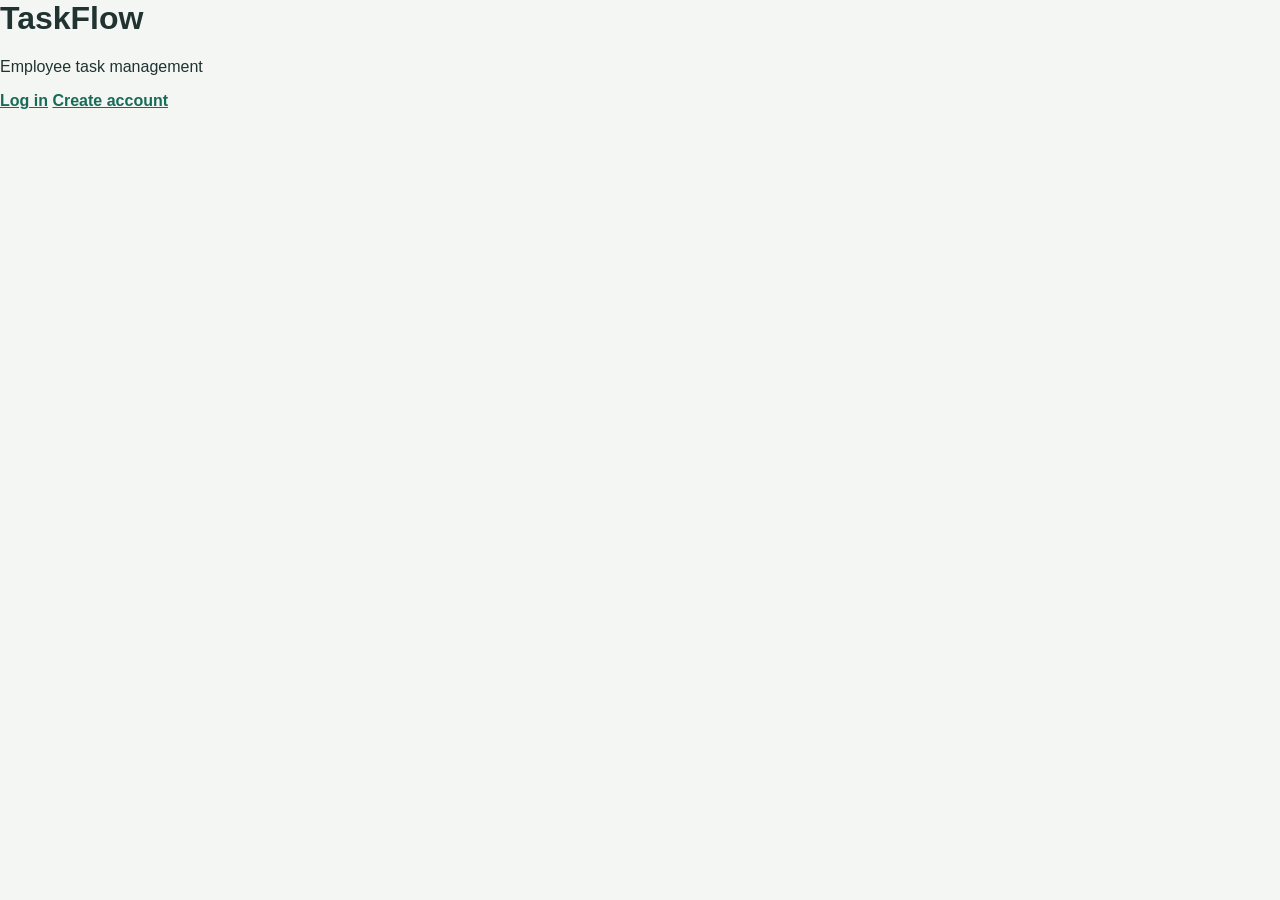
<file: frontend/index.html>
<!DOCTYPE html>
<html lang="en">
<head>
	<meta charset="UTF-8">
	<meta name="viewport" content="width=device-width, initial-scale=1.0">
	<title>TaskFlow</title>
	<link rel="stylesheet" href="style.css">
</head>
<body>
	<main>
		<h1>TaskFlow</h1>
		<p>Employee task management</p>
		<nav aria-label="Account">
			<a href="login.html">Log in</a>
			<a href="register.html">Create account</a>
		</nav>
	</main>
</body>
</html>
</file>
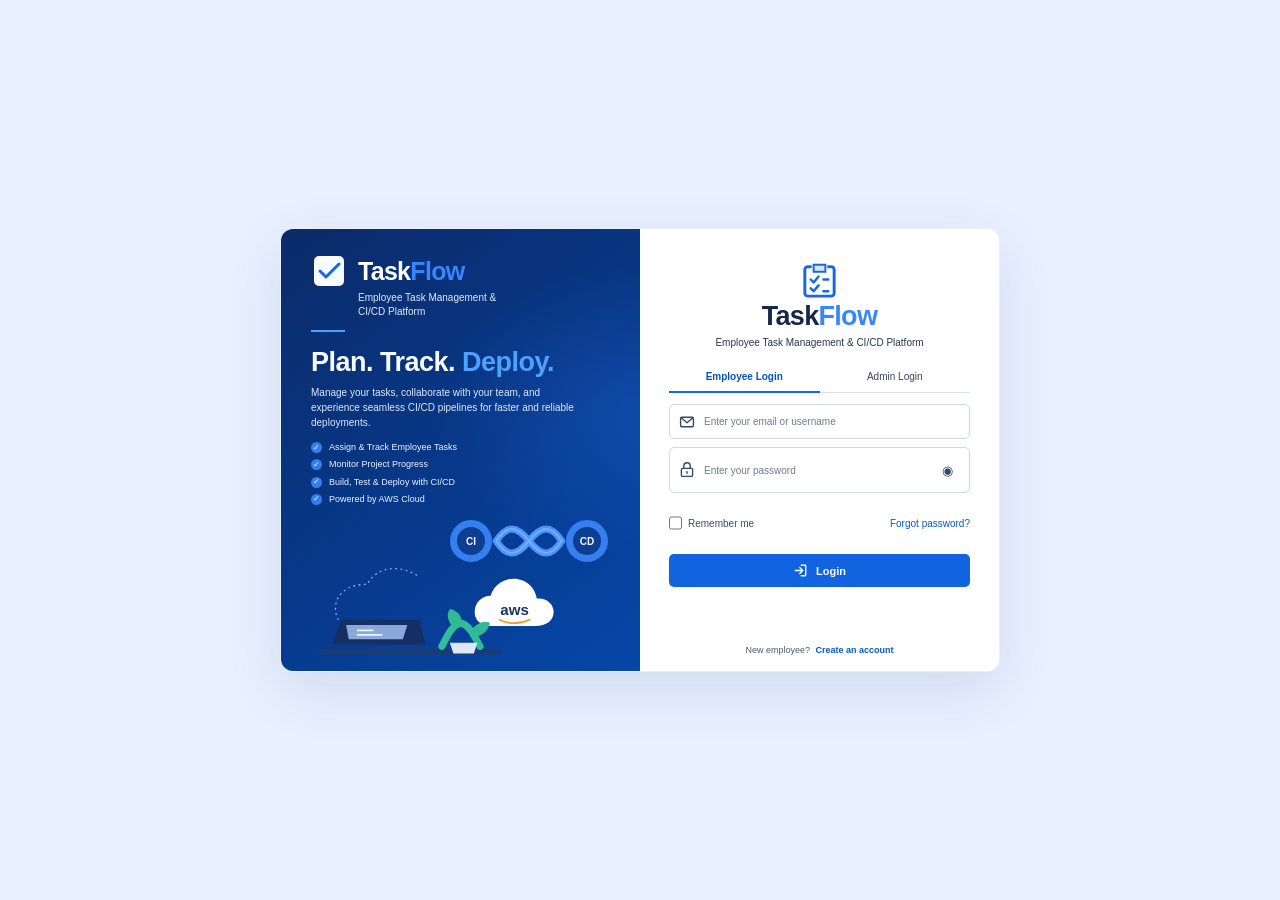
<file: frontend/login.html>
<!DOCTYPE html>
<html lang="en">
<head>
    <meta charset="UTF-8">
    <meta name="viewport" content="width=device-width, initial-scale=1.0">
    <title>TaskFlow - Login</title>
    <link rel="stylesheet" href="style.css">
</head>
<body class="auth-page login-page">
    <main class="login-shell">
        <div class="login-frame">
            <section class="login-visual" aria-label="TaskFlow overview">
                <a class="login-brand" href="/" aria-label="TaskFlow home">
                    <span class="login-brand-icon" aria-hidden="true">
                        <svg viewBox="0 0 32 32" focusable="false">
                            <rect x="1" y="1" width="30" height="30" rx="5" fill="#f8fbff"/>
                            <path d="m7 16 6 6L26 9" fill="none" stroke="#1768df" stroke-linecap="round" stroke-linejoin="round" stroke-width="3"/>
                        </svg>
                    </span>
                    <span class="login-brand-name">Task<span>Flow</span></span>
                </a>
                <p class="login-brand-caption">Employee Task Management &amp;<br>CI/CD Platform</p>
                <div class="login-accent-rule" aria-hidden="true"></div>

                <div class="login-visual-copy">
                    <h1>Plan. Track. <span>Deploy.</span></h1>
                    <p>Manage your tasks, collaborate with your team, and experience seamless CI/CD pipelines for faster and reliable deployments.</p>
                </div>

                <ul class="login-feature-list">
                    <li><span aria-hidden="true">✓</span>Assign &amp; Track Employee Tasks</li>
                    <li><span aria-hidden="true">✓</span>Monitor Project Progress</li>
                    <li><span aria-hidden="true">✓</span>Build, Test &amp; Deploy with CI/CD</li>
                    <li><span aria-hidden="true">✓</span>Powered by AWS Cloud</li>
                </ul>

                <div class="login-flow-art" aria-hidden="true">
                    <div class="login-pipeline">
                        <span>CI</span>
                        <svg viewBox="0 0 112 54" focusable="false">
                            <path d="M9 27C24 4 38 4 56 27s32 23 47 0M9 27c15 23 29 23 47 0S88 4 103 27" fill="none" stroke="#5290ff" stroke-linecap="round" stroke-width="10"/>
                            <path d="M9 27c15-23 29-23 47 0s32 23 47 0M9 27c15 23 29 23 47 0S88 4 103 27" fill="none" stroke="#69b5ff" stroke-linecap="round" stroke-width="3"/>
                        </svg>
                        <span>CD</span>
                    </div>
                    <svg class="login-cloud-art" viewBox="0 0 320 106" focusable="false">
                        <path d="M111 14C88 0 64 6 55 24c-22 0-36 11-36 27 0 17 14 27 34 27h50" fill="none" stroke="#8aaeff" stroke-dasharray="2 4" stroke-width="1.5"/>
                        <path d="M191 38h35" fill="none" stroke="#8aaeff" stroke-dasharray="2 4" stroke-width="1.5"/>
                        <path d="M176 55c0-10 8-18 18-18 4-13 16-21 30-19 12 2 20 10 22 22 11-1 19 6 19 15 0 10-8 16-21 16h-48c-13 0-20-6-20-16z" fill="#fff"/>
                        <text x="221" y="59" fill="#16345e" font-size="17" font-weight="700" text-anchor="middle">aws</text>
                        <path d="M204 64c10 5 23 5 34 0" fill="none" stroke="#ef9b28" stroke-linecap="round" stroke-width="2"/>
                        <path d="M0 100h205" stroke="#183c78" stroke-width="7"/>
                        <path d="M15 92h105l-6-28H25z" fill="#152f65"/>
                        <path d="M31 70h69l-5 16H34z" fill="#89a9da"/>
                        <path d="M44 76h17m-17 5h27" stroke="#edf4ff" stroke-linecap="round" stroke-width="2"/>
                        <path d="M139 94c8-16 13-25 22-26 8 2 13 11 21 26" fill="none" stroke="#31bc9b" stroke-linecap="round" stroke-width="8"/>
                        <path d="M153 74c-8-8-9-16-5-22 9 2 14 8 14 18m9 7c8-10 15-12 22-10-1 9-7 14-18 17" fill="#30ba91"/>
                        <path d="M148 90h31l-4 12h-23z" fill="#dce7f8"/>
                    </svg>
                </div>
            </section>

            <section class="login-panel" aria-labelledby="loginHeading">
                <header class="login-panel-heading">
                    <span class="login-panel-icon" aria-hidden="true">
                        <svg viewBox="0 0 44 44" focusable="false">
                            <path d="M14 9h-4a3 3 0 0 0-3 3v24a3 3 0 0 0 3 3h24a3 3 0 0 0 3-3V12a3 3 0 0 0-3-3h-4" fill="#fff" stroke="#1768df" stroke-width="3"/>
                            <path d="M16 7h12v7H16z" fill="#d9e8ff" stroke="#1768df" stroke-width="2"/>
                            <path d="m13 22 3 3 5-6m-8 12 3 3 5-6m5-6h5m-5 12h5" fill="none" stroke="#1768df" stroke-linecap="round" stroke-linejoin="round" stroke-width="2.5"/>
                        </svg>
                    </span>
                    <h1 id="loginHeading">Task<span>Flow</span></h1>
                    <p>Employee Task Management &amp; CI/CD Platform</p>
                </header>

                <div class="login-role-tabs" id="loginRoleTabs" role="group" aria-label="Choose account type">
                    <button class="is-active" type="button" data-login-role="Employee" aria-pressed="true">Employee Login</button>
                    <button type="button" data-login-role="Admin" aria-pressed="false">Admin Login</button>
                </div>

                <form class="login-form" id="loginForm" onsubmit="login(event)">
                    <input type="hidden" id="loginRole" value="Employee">
                    <label class="login-input">
                        <svg viewBox="0 0 20 20" aria-hidden="true" focusable="false"><rect x="2" y="4" width="16" height="12" rx="1.5" fill="none" stroke="currentColor" stroke-width="1.7"/><path d="m3 5 7 6 7-6" fill="none" stroke="currentColor" stroke-linecap="round" stroke-linejoin="round" stroke-width="1.7"/></svg>
                        <input type="text" id="username" name="username" placeholder="Enter your email or username" aria-label="Email address or username" autocomplete="username" minlength="3" maxlength="160" required>
                    </label>
                    <label class="login-input">
                        <svg viewBox="0 0 20 20" aria-hidden="true" focusable="false"><rect x="3" y="8" width="14" height="10" rx="1.5" fill="none" stroke="currentColor" stroke-width="1.7"/><path d="M6 8V5a4 4 0 0 1 8 0v3m-4 4v2" fill="none" stroke="currentColor" stroke-linecap="round" stroke-width="1.7"/></svg>
                        <input type="password" id="password" name="password" placeholder="Enter your password" aria-label="Password" autocomplete="current-password" minlength="8" maxlength="128" required>
                        <button class="login-password-toggle" type="button" onclick="togglePassword('password', this)" aria-label="Show password">◉</button>
                    </label>
                    <div class="login-form-options">
                        <label><input type="checkbox" id="rememberMe"><span>Remember me</span></label>
                        <button class="login-text-button" type="button" onclick="showPasswordRecovery()">Forgot password?</button>
                    </div>
                    <div id="otpField" class="hidden-auth-field">
                        <label for="otp">Authenticator code</label>
                        <input type="text" id="otp" inputmode="numeric" pattern="[0-9]{6}" maxlength="6" placeholder="Enter 6-digit code" autocomplete="one-time-code">
                    </div>
                    <button class="login-submit" type="submit">
                        <svg viewBox="0 0 20 20" aria-hidden="true" focusable="false"><path d="M11 3h5a1 1 0 0 1 1 1v12a1 1 0 0 1-1 1h-5M3 10h10m-4-4 4 4-4 4" fill="none" stroke="currentColor" stroke-linecap="round" stroke-linejoin="round" stroke-width="1.8"/></svg>
                        Login
                    </button>
                </form>

                <form class="login-form recovery-form" id="passwordRecoveryForm" onsubmit="requestPasswordReset(event)" hidden>
                    <p class="recovery-copy">Enter your username or Enter Your Email. If the account exists and email delivery is configured, we’ll email you a secure reset link.</p>
                    <label class="login-input">
                        <input type="text" id="recoveryIdentifier" name="identifier" placeholder="Username or recovery email" aria-label="Username or recovery email" autocomplete="username" maxlength="160" required>
                    </label>
                    <button class="login-submit" type="submit">Send reset link</button>
                    <button class="login-text-button recovery-back" type="button" onclick="showLoginForm()">Back to login</button>
                </form>

                <form class="login-form recovery-form" id="passwordResetForm" onsubmit="confirmPasswordReset(event)" hidden>
                    <p class="recovery-copy">Choose a new password. Reset links expire after 30 minutes and can only be used once.</p>
                    <label class="login-input">
                        <input type="password" id="resetPassword" name="new-password" placeholder="New password (8–128 characters)" aria-label="New password" autocomplete="new-password" minlength="8" maxlength="128" required>
                    </label>
                    <label class="login-input">
                        <input type="password" id="resetPasswordConfirmation" name="confirm-new-password" placeholder="Confirm new password" aria-label="Confirm new password" autocomplete="new-password" minlength="8" maxlength="128" required>
                    </label>
                    <button class="login-submit" type="submit">Reset password</button>
                    <button class="login-text-button recovery-back" type="button" onclick="showLoginForm()">Back to login</button>
                </form>

                <p id="message" class="login-message" role="status" aria-live="polite"></p>
                <p class="login-register-link" id="loginRegisterLink">New employee? <a href="register.html">Create an account</a></p>
            </section>
        </div>
    </main>
    <script src="auth.js" defer></script>
</body>
</html>
</file>
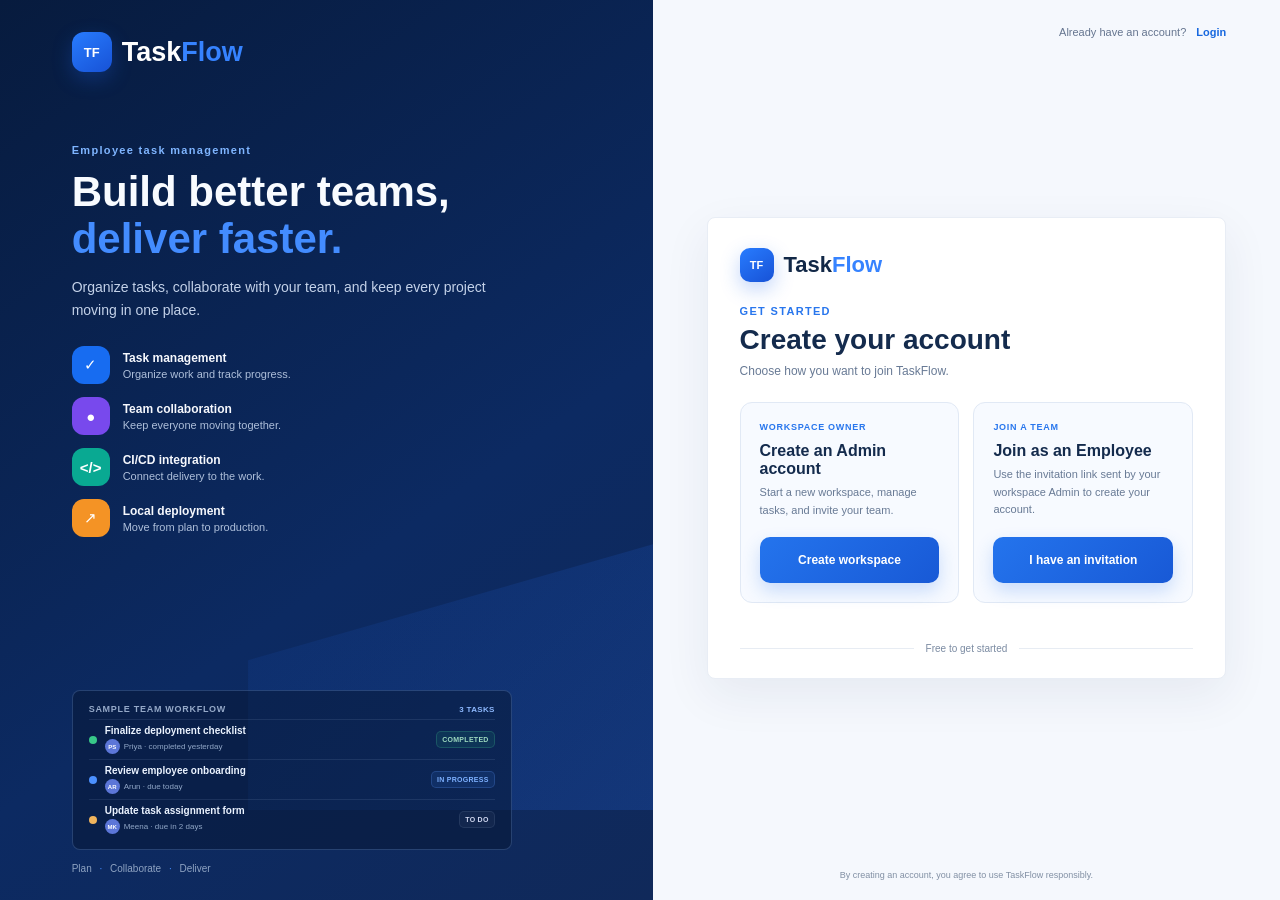
<file: frontend/register.html>
<!DOCTYPE html>
<html lang="en">
<head>
    <meta charset="UTF-8">
    <meta name="viewport" content="width=device-width, initial-scale=1.0">
    <title>TaskFlow - Register</title>
    <link rel="stylesheet" href="style.css">
</head>
<body class="auth-page">
    <main class="auth-shell">
        <section class="auth-visual" aria-label="TaskFlow overview">
            <a class="brand-logo" href="/" aria-label="TaskFlow home">
                <span class="brand-symbol" aria-hidden="true">TF</span>
                <span>Task<span class="brand-accent">Flow</span></span>
            </a>
            <div class="visual-copy">
                <p class="visual-eyebrow">Employee task management</p>
                <h1>Build better teams,<br><span>deliver faster.</span></h1>
                <p>Organize tasks, collaborate with your team, and keep every project moving in one place.</p>
            </div>
            <ul class="feature-list">
                <li><span class="feature-icon icon-blue" aria-hidden="true">&#10003;</span><span><strong>Task management</strong><small>Organize work and track progress.</small></span></li>
                <li><span class="feature-icon icon-violet" aria-hidden="true">&#9679;</span><span><strong>Team collaboration</strong><small>Keep everyone moving together.</small></span></li>
                <li><span class="feature-icon icon-teal" aria-hidden="true">&lt;/&gt;</span><span><strong>CI/CD integration</strong><small>Connect delivery to the work.</small></span></li>
                <li><span class="feature-icon icon-orange" aria-hidden="true">&#8599;</span><span><strong>Local deployment</strong><small>Move from plan to production.</small></span></li>
            </ul>
            <div class="workflow-preview" id="workflowPreview" aria-hidden="true">
                <div class="preview-heading"><span>SAMPLE TEAM WORKFLOW</span><span class="preview-count">3 TASKS</span></div>
                <div class="preview-task">
                    <div class="preview-task-main"><span class="preview-state done"></span><span class="preview-task-copy"><strong>Finalize deployment checklist</strong><small><i class="preview-avatar">PS</i> Priya &middot; completed yesterday</small></span></div>
                    <span class="preview-tag done">COMPLETED</span>
                </div>
                <div class="preview-task">
                    <div class="preview-task-main"><span class="preview-state current"></span><span class="preview-task-copy"><strong>Review employee onboarding</strong><small><i class="preview-avatar avatar-teal">AR</i> Arun &middot; due today</small></span></div>
                    <span class="preview-tag preview-tag-current">IN PROGRESS</span>
                </div>
                <div class="preview-task">
                    <div class="preview-task-main"><span class="preview-state next"></span><span class="preview-task-copy"><strong>Update task assignment form</strong><small><i class="preview-avatar avatar-orange">MK</i> Meena &middot; due in 2 days</small></span></div>
                    <span class="preview-tag next-tag">TO DO</span>
                </div>
            </div>
            <p class="visual-footer">Plan <span>·</span> Collaborate <span>·</span> Deliver</p>
        </section>

        <section class="auth-side" aria-labelledby="registerHeading">
            <div class="auth-topline">Already have an account? <a href="login.html">Login</a></div>
            <div class="auth-card auth-card-register">
                <div class="auth-card-brand">
                    <span class="brand-symbol" aria-hidden="true">TF</span>
                    <span>Task<span class="brand-accent">Flow</span></span>
                </div>
                <p class="form-eyebrow">GET STARTED</p>
                <h2 id="registerHeading">Create your account</h2>
                <p class="form-lede" id="registerLede">Choose how you want to join TaskFlow.</p>
                <div class="signup-choice-grid" id="signupChoice">
                    <article class="signup-choice-card">
                        <span class="signup-choice-label">WORKSPACE OWNER</span>
                        <h3>Create an Admin account</h3>
                        <p>Start a new workspace, manage tasks, and invite your team.</p>
                        <button class="auth-submit" type="button" onclick="showAdminSignup()">Create workspace</button>
                    </article>
                    <article class="signup-choice-card">
                        <span class="signup-choice-label">JOIN A TEAM</span>
                        <h3>Join as an Employee</h3>
                        <p>Use the invitation link sent by your workspace Admin to create your account.</p>
                        <button class="auth-submit signup-secondary" type="button" onclick="showEmployeeInvite()">I have an invitation</button>
                    </article>
                </div>
                <form class="signup-invite-form" id="signupInviteForm" onsubmit="continueWithInvitation(event)" hidden>
                    <label for="signupInviteLink">Employee invitation link or token</label>
                    <input type="text" id="signupInviteLink" autocomplete="url" placeholder="Paste the invite link from your Admin" required>
                    <button class="auth-submit" type="submit">Verify invitation</button>
                    <button class="auth-back-button" type="button" onclick="showSignupChoices()">Back to account types</button>
                </form>
                <form class="auth-form" id="registrationForm" onsubmit="register(event)" hidden>
                    <button class="auth-back-button" type="button" onclick="showSignupChoices()">Back to account types</button>
                    <label for="username">Username</label>
                    <input type="text" id="username" name="username" placeholder="Choose a username" autocomplete="username" minlength="3" maxlength="80" required>
                    <label for="recoveryEmail">Recovery email</label>
                    <input type="email" id="recoveryEmail" name="email" placeholder="you@example.com" autocomplete="email" maxlength="160" required>
                    <p class="role-hint">We’ll use this address only for password recovery and account security.</p>
                    <label for="password">Password</label>
                    <div class="password-field">
                        <input type="password" id="password" name="password" placeholder="Create a strong password" autocomplete="new-password" minlength="8" maxlength="128" oninput="updatePasswordStrength()" required>
                        <button class="password-toggle" type="button" onclick="togglePassword('password', this)" aria-label="Show password">Show</button>
                    </div>
                    <div class="strength-meter" aria-hidden="true"><span id="passwordStrengthFill"></span></div>
                    <p id="passwordStrengthLabel" class="strength-label">Use at least 8 characters.</p>
                    <label for="confirmPassword">Confirm password</label>
                    <div class="password-field">
                        <input type="password" id="confirmPassword" name="confirmPassword" placeholder="Enter your password again" autocomplete="new-password" minlength="8" maxlength="128" required>
                        <button class="password-toggle" type="button" onclick="togglePassword('confirmPassword', this)" aria-label="Show password">Show</button>
                    </div>
                    <label for="accountRole">Account role</label>
                    <input type="text" id="accountRole" name="role" value="Checking role..." readonly aria-describedby="accountRoleHint">
                    <p id="accountRoleHint" class="role-hint">Your access level is assigned securely by TaskFlow.</p>
                    <button class="auth-submit" type="submit">Create account</button>
                </form>
                <p id="message" class="form-message" role="status" aria-live="polite"></p>
                <div class="auth-divider"><span>Free to get started</span></div>
            </div>
            <p class="auth-legal">By creating an account, you agree to use TaskFlow responsibly.</p>
        </section>
    </main>
    <script src="auth.js" defer></script>
</body>
</html>
</file>
<file: frontend/style.css>
:root {
	color-scheme: light;
	font-family: "Avenir Next", "Century Gothic", sans-serif;
	color: #203331;
	background: #f3f6f2;
	font-synthesis: none;
	text-rendering: optimizeLegibility;
	--ink: #203331;
	--muted: #62716c;
	--line: #dce4df;
	--surface: #ffffff;
	--canvas: #f3f6f2;
	--green: #176b57;
	--green-dark: #105443;
	--coral: #ad4937;
}

* {
	box-sizing: border-box;
}

body {
	min-width: 320px;
	min-height: 100vh;
	margin: 0;
	background: var(--canvas);
}

a {
	color: var(--green);
	font-weight: 600;
}

button,
input,
select {
	font: inherit;
}

button,
input,
select {
	min-height: 44px;
}

input,
select {
	width: 100%;
	padding: 10px 12px;
	color: var(--ink);
	background: var(--surface);
	border: 1px solid var(--line);
	border-radius: 5px;
}

input:focus,
select:focus,
button:focus-visible,
a:focus-visible {
	outline: 3px solid #90cbb8;
	outline-offset: 2px;
}

h1,
h2,
h3,
p {
	margin-top: 0;
}

h1,
h2 {
	color: var(--ink);
}

.brand {
	color: var(--ink);
	font-family: Georgia, serif;
	font-size: 23px;
	font-weight: 700;
	text-decoration: none;
}

.button {
	display: inline-flex;
	align-items: center;
	justify-content: center;
	padding: 9px 14px;
	border: 1px solid transparent;
	border-radius: 5px;
	cursor: pointer;
	font-size: 14px;
	font-weight: 650;
	white-space: nowrap;
}

.button-primary {
	color: #fff;
	background: var(--green);
}

.button-primary:hover {
	background: var(--green-dark);
}

.button-secondary {
	color: var(--green-dark);
	background: #e7f2ed;
}

.button-quiet {
	color: var(--ink);
	background: transparent;
	border-color: var(--line);
}

.button-danger {
	color: var(--coral);
	background: transparent;
	border-color: #ead4cf;
}

.eyebrow {
	margin-bottom: 10px;
	color: var(--green);
	font-size: 12px;
	font-weight: 700;
	text-transform: uppercase;
}

.auth-page {
	padding: 28px clamp(20px, 6vw, 88px);
}

.auth-page > .brand {
	display: inline-block;
}

.auth-layout {
	display: grid;
	grid-template-columns: minmax(0, 1fr) minmax(320px, 440px);
	gap: clamp(40px, 9vw, 140px);
	align-items: center;
	width: min(1100px, 100%);
	min-height: calc(100vh - 100px);
	margin: 0 auto;
}

.auth-intro {
	max-width: 480px;
}

.auth-intro h1 {
	max-width: 440px;
	margin-bottom: 18px;
	font-family: Georgia, serif;
	font-size: 44px;
	font-weight: 500;
	line-height: 1.12;
}

.auth-intro > p:last-child,
.section-copy {
	color: var(--muted);
	font-size: 16px;
	line-height: 1.6;
}

.auth-panel {
	padding: 34px;
	background: var(--surface);
	border: 1px solid var(--line);
	border-radius: 7px;
	box-shadow: 0 16px 42px rgb(32 51 49 / 6%);
}

.auth-panel h2 {
	margin-bottom: 26px;
	font-family: Georgia, serif;
	font-size: 30px;
	font-weight: 500;
}

.auth-panel form {
	display: grid;
	gap: 10px;
}

.auth-panel label {
	margin-top: 6px;
	font-size: 13px;
	font-weight: 650;
}

.auth-panel form .button {
	margin-top: 12px;
}

.form-message {
	min-height: 22px;
	margin: 12px 0 0;
	color: var(--coral);
	font-size: 14px;
}

.auth-switch {
	margin: 16px 0 0;
	color: var(--muted);
	font-size: 14px;
}

.app-header {
	display: flex;
	align-items: center;
	justify-content: space-between;
	min-height: 70px;
	padding: 0 clamp(18px, 5vw, 72px);
	background: var(--surface);
	border-bottom: 1px solid var(--line);
}

.account-tools {
	display: flex;
	align-items: center;
	gap: 18px;
}

.welcome-user {
	color: var(--muted);
	font-size: 14px;
}

.dashboard {
	width: min(1000px, calc(100% - 40px));
	margin: 52px auto 80px;
}

.dashboard-heading {
	display: flex;
	align-items: end;
	justify-content: space-between;
	margin-bottom: 26px;
}

.dashboard-heading h1 {
	margin-bottom: 6px;
	font-family: Georgia, serif;
	font-size: 36px;
	font-weight: 500;
}

.section-copy {
	margin-bottom: 0;
	font-size: 14px;
}

.task-composer {
	display: grid;
	grid-template-columns: 1fr auto;
	gap: 10px;
	padding: 14px;
	background: var(--surface);
	border: 1px solid var(--line);
	border-radius: 7px;
}

.task-composer input {
	border-color: transparent;
}

.task-composer input:focus {
	border-color: var(--line);
}

.task-table-toolbar {
	margin: 12px 0 8px;
}

.bulk-toolbar {
	display: flex;
	align-items: center;
	gap: 7px;
	flex-wrap: wrap;
	margin-top: 10px;
	padding: 8px;
	background: #f7f9fd;
	border: 1px solid #e8eef8;
	border-radius: 10px;
	color: #7185a6;
	font-size: 11px;
}

.bulk-toolbar select {
	width: auto;
	min-height: 32px;
	padding: 5px 8px;
	font-size: 11px;
}

.bulk-toolbar:not(.has-selection) {
	opacity: 0.7;
}

.task-select {
	grid-column: 1 / -1;
	width: 16px;
	min-height: 16px;
	accent-color: #287cff;
}

.chip-row {
	display: flex;
	flex-wrap: wrap;
	gap: 8px;
}

.chip {
	padding: 7px 10px;
	background: #f3f6fb;
	border: 1px solid #e4ebf6;
	border-radius: 999px;
	color: #526c8c;
	font-size: 12px;
	font-weight: 700;
	cursor: pointer;
}

.chip-active {
	background: #edf7f2;
	border-color: #bfe9d4;
	color: #166c55;
}

.task-meta {
	display: flex;
	align-items: center;
	gap: 8px;
	flex-wrap: wrap;
	margin: 4px 0 8px;
	color: #5d7090;
	font-size: 11px;
}

.priority-pill {
	display: inline-flex;
	align-items: center;
	justify-content: center;
	min-width: 68px;
	padding: 4px 8px;
	border-radius: 999px;
	font-size: 11px;
	font-weight: 800;
	letter-spacing: 0.02em;
}

.priority-high {
	background: #ffe3e1;
	color: #c43b3b;
}

.priority-medium {
	background: #fff0d9;
	color: #b06a00;
}

.priority-low {
	background: #e7f6ea;
	color: #1a8a61;
}

.task-section {
	margin-top: 38px;
}

.task-section-heading {
	display: flex;
	align-items: end;
	justify-content: space-between;
	gap: 20px;
	margin-bottom: 16px;
}

.task-section-heading h2 {
	margin-bottom: 5px;
	font-size: 20px;
}

.task-summary {
	margin-bottom: 0;
	color: var(--muted);
	font-size: 13px;
}

.task-filters {
	display: grid;
	grid-template-columns: minmax(170px, 230px) 150px;
	gap: 8px;
}

.task-list {
	display: grid;
	gap: 8px;
}

.task-item {
	display: grid;
	grid-template-columns: minmax(0, 1fr) auto auto auto;
	gap: 8px;
	align-items: center;
	padding: 14px;
	background: var(--surface);
	border: 1px solid var(--line);
	border-radius: 6px;
}

.task-details {
	display: grid;
	grid-template-columns: minmax(82px, auto) 1fr;
	gap: 12px;
	align-items: center;
	min-width: 0;
}

.task-details h3 {
	overflow-wrap: anywhere;
	margin: 0;
	font-size: 15px;
	font-weight: 600;
}

.is-completed h3 {
	color: var(--muted);
	text-decoration: line-through;
}

.status {
	display: inline-block;
	width: fit-content;
	padding: 4px 8px;
	border-radius: 4px;
	font-size: 12px;
	font-weight: 650;
}

.status-pending {
	color: #79511a;
	background: #f8efd9;
}

.status-completed {
	color: var(--green-dark);
	background: #e4f1eb;
}

.empty-state {
	padding: 26px;
	color: var(--muted);
	text-align: center;
	background: var(--surface);
	border: 1px dashed var(--line);
	border-radius: 6px;
}

.visually-hidden {
	position: absolute;
	width: 1px;
	height: 1px;
	overflow: hidden;
	clip: rect(0, 0, 0, 0);
	white-space: nowrap;
	clip-path: inset(50%);
}

.workspace-shell {
	display: flex;
	min-height: 100vh;
	background: linear-gradient(180deg, #f3f6fa 0%, #eef4fb 100%);
}

.sidebar {
	width: 260px;
	padding: 20px 18px 18px;
	background: linear-gradient(180deg, #061d4d 0%, #0b254f 100%);
	color: #e7efff;
}

.sidebar-brand {
	display: inline-flex;
	align-items: center;
	gap: 12px;
	margin-bottom: 20px;
	padding: 4px 6px;
	color: #f5f9ff;
	font-size: 23px;
	font-weight: 780;
	text-decoration: none;
}

.sidebar-mark {
	display: inline-grid;
	place-items: center;
	width: 32px;
	height: 32px;
	background: linear-gradient(135deg, #2f7df7 0%, #1d5ad5 100%);
	border-radius: 10px;
	box-shadow: 0 10px 22px rgb(36 106 232 / 28%);
	font-size: 13px;
	font-weight: 800;
}

.sidebar-brand span span {
	color: #56a6ff;
}

.sidebar-label {
	margin: 0 0 12px;
	color: rgb(173 196 246 / 78%);
	font-size: 10px;
	letter-spacing: 0.08em;
	text-transform: uppercase;
}

.sidebar-nav {
	display: grid;
	gap: 10px;
}

.nav-link {
	display: flex;
	align-items: center;
	gap: 10px;
	padding: 11px 12px;
	border-radius: 10px;
	color: rgb(220 230 250 / 96%);
	font-size: 14px;
	font-weight: 600;
	text-decoration: none;
	transition: background 160ms ease, transform 160ms ease;
}

.nav-link.is-active {
	background: rgba(76, 134, 255, 0.22);
	box-shadow: inset 0 0 0 1px rgb(118 158 255 / 28%);
}

.nav-link:hover {
	background: rgba(255, 255, 255, 0.04);
}

.sidebar-bottom {
	display: flex;
	align-items: center;
	gap: 12px;
	padding: 12px 10px 0;
	margin-top: 22px;
	border-top: 1px solid rgb(157 182 237 / 18%);
	color: #ebf1ff;
	font-size: 12px;
}

.online-indicator {
	width: 10px;
	height: 10px;
	background: #4fd29d;
	border-radius: 50%;
	box-shadow: 0 0 0 4px rgb(79 210 157 / 18%);
}

.workspace-content {
	flex: 1;
	padding: 18px 26px 20px;
}

.global-search {
	display: flex;
	align-items: center;
	gap: 10px;
	flex: 1;
	max-width: 520px;
	padding: 0 14px;
	background: rgba(255, 255, 255, 0.72);
	border: 1px solid rgba(141, 162, 197, 0.2);
	border-radius: 12px;
	box-shadow: inset 0 1px 0 rgba(255, 255, 255, 0.8);
}

.search-icon {
	color: #7185a6;
	font-size: 15px;
}

.global-search input {
	flex: 1;
	border: none;
	background: transparent;
	padding: 12px 0;
	font-size: 14px;
	color: #203456;
}

.notification-badge {
	display: inline-grid;
	place-items: center;
	width: 22px;
	height: 22px;
	background: #fff4d9;
	border-radius: 50%;
	color: #bb6d00;
	font-size: 11px;
	font-weight: 800;
}

.topbar {
	display: flex;
	align-items: center;
	justify-content: space-between;
	gap: 20px;
	padding: 8px 2px 14px;
}

.breadcrumb {
	color: #5c6a7e;
	font-size: 13px;
	font-weight: 600;
}

.breadcrumb span {
	color: #8ea0b8;
}

.topbar-account {
	display: flex;
	align-items: center;
	gap: 14px;
	color: #2c405c;
	font-size: 12px;
	font-weight: 600;
}

.account-avatar {
	display: inline-grid;
	place-items: center;
	width: 30px;
	height: 30px;
	background: linear-gradient(135deg, #9bb8ff, #5379f5);
	border-radius: 50%;
	color: white;
	font-size: 12px;
	font-weight: 700;
}

.workspace-main {
	width: min(100%, 1200px);
	margin: 10px auto 0;
}

.dashboard-heading {
	display: flex;
	align-items: center;
	justify-content: space-between;
	gap: 18px;
	margin-bottom: 18px;
}

.dashboard-heading h1 {
	margin: 0 0 8px;
	font-size: 30px;
	font-weight: 800;
	color: #1e2f4e;
}

.session-summary {
	color: #62748d;
	font-size: 14px;
}

.metric-grid {
	display: grid;
	grid-template-columns: repeat(4, minmax(0, 1fr));
	gap: 16px;
	margin-bottom: 22px;
}

.metric-card {
	display: flex;
	align-items: center;
	gap: 14px;
	padding: 16px 18px;
	background: rgba(255, 255, 255, 0.8);
	border: 1px solid rgba(150, 171, 204, 0.18);
	border-radius: 14px;
	box-shadow: 0 10px 30px rgba(26, 52, 91, 0.03);
}

.metric-card .metric-icon {
	display: grid;
	place-items: center;
	width: 42px;
	height: 42px;
	border-radius: 12px;
	font-size: 18px;
	font-weight: 800;
}

.metric-card p,
.metric-card small {
	margin: 0;
}

.metric-card p {
	color: #7287a2;
	font-size: 12px;
	font-weight: 700;
}

.metric-card strong {
	display: block;
	margin: 2px 0 2px;
	color: #1a2d4b;
	font-size: 22px;
	line-height: 1.2;
}

.metric-card small {
	color: #7890ad;
	font-size: 11px;
}

.metric-blue .metric-icon { background: #dfeaff; color: #2f6ef0; }
.metric-amber .metric-icon { background: #f8e9d0; color: #e7a33a; }
.metric-green .metric-icon { background: #dff4ed; color: #1fa57c; }
.metric-cyan .metric-icon { background: #dff3ff; color: #2990ca; }

.dashboard-grid {
	display: grid;
	grid-template-columns: minmax(0, 1.95fr) minmax(260px, 0.95fr);
	gap: 22px;
}

.panel {
	background: rgba(255, 255, 255, 0.78);
	border: 1px solid rgba(144, 166, 196, 0.2);
	border-radius: 18px;
	box-shadow: 0 10px 26px rgba(17, 37, 62, 0.03);
}

.task-board-panel {
	padding: 18px 18px 14px;
}

.panel-heading {
	display: flex;
	align-items: center;
	justify-content: space-between;
	margin-bottom: 16px;
}

.panel-heading h2,
.panel-heading h3 {
	margin: 0;
	color: #1d2f4d;
	font-size: 18px;
	font-weight: 800;
}

.panel-subtitle {
	margin: 4px 0 0;
	color: #7d8ea7;
	font-size: 12px;
}

.live-sync-status {
	display: inline-flex;
	align-items: center;
	gap: 6px;
	margin-top: 7px;
	color: #288c68;
	font-size: 10px;
	font-weight: 700;
}

.live-dot {
	display: inline-block;
	width: 7px;
	height: 7px;
	background: #36c58d;
	border-radius: 50%;
	box-shadow: 0 0 0 3px rgb(54 197 141 / 16%);
	animation: live-pulse 1.6s ease-in-out infinite;
}

.live-dot.is-offline {
	background: #e8a63b;
	box-shadow: 0 0 0 3px rgb(232 166 59 / 16%);
}

@keyframes live-pulse {
	0%, 100% { opacity: 1; }
	50% { opacity: 0.45; }
}

.task-filters {
	display: flex;
	align-items: center;
	gap: 10px;
}

.task-filters input,
.task-filters select {
	min-height: 38px;
	padding: 8px 12px;
	border: 1px solid #dfe5ef;
	border-radius: 10px;
	background: #fff;
	color: #1b2f4e;
}

.task-composer {
	display: flex;
	align-items: center;
	gap: 10px;
	margin: 12px 0 8px;
	padding: 8px 10px;
	background: #f6f9ff;
	border: 1px solid #e5ebf7;
	border-radius: 12px;
}

.task-composer input {
	flex: 1;
	min-height: 42px;
	padding: 10px 12px;
	border: 0;
	background: transparent;
}

.task-composer .button-primary {
	padding: 10px 16px;
	border-radius: 10px;
}

.board-columns {
	display: grid;
	grid-template-columns: repeat(2, minmax(0, 1fr));
	gap: 12px;
	margin-top: 12px;
}

.dot-blue { background: #4f8cff; }
.dot-purple { background: #9b78e8; }
.board-lane {
	min-height: 210px;
	padding: 14px 12px 10px;
	background: linear-gradient(180deg, #f8faff 0%, #f4f8ff 100%);
	border: 1px solid #e8edf8;
	border-radius: 14px;
	box-shadow: inset 0 1px 0 rgb(255 255 255 / 75%);
}
.workflow-board {
	grid-template-columns: repeat(4, minmax(0, 1fr));
}

.lane-heading {
	display: flex;
	align-items: center;
	justify-content: space-between;
	margin-bottom: 10px;
	padding: 0 2px;
}

.lane-heading h3 {
	display: flex;
	align-items: center;
	gap: 8px;
	margin: 0;
	font-size: 14px;
	font-weight: 800;
	color: #2a3d5e;
}

.lane-dot {
	display: inline-block;
	width: 10px;
	height: 10px;
	border-radius: 50%;
}

.dot-amber { background: #f0b95f; }
.dot-green { background: #37bf8a; }

.lane-count {
	display: inline-grid;
	place-items: center;
	min-width: 24px;
	height: 24px;
	padding: 0 7px;
	background: #eef1fa;
	border-radius: 999px;
	color: #435574;
	font-size: 11px;
	font-weight: 700;
}

#pendingTasks,
#completedTasks {
	display: grid;
	gap: 8px;
}

.board-task {
	display: grid;
	grid-template-columns: minmax(0, 1fr) auto;
	gap: 8px 12px;
	padding: 12px 10px 10px;
	background: linear-gradient(180deg, #ffffff 0%, #f9fbff 100%);
	border: 1px solid #ebf0f9;
	border-radius: 12px;
	box-shadow: 0 8px 20px rgb(27 54 99 / 04%);
	transition: transform 150ms ease, box-shadow 150ms ease;
}

.board-task:hover {
	transform: translateY(-1px);
	box-shadow: 0 10px 22px rgb(25 52 90 / 07%);
}

.board-task h4 {
	margin: 0;
	color: #1b2f4e;
	font-size: 13px;
	font-weight: 700;
}

.task-description {
	grid-column: 1 / -1;
	margin: 0;
	color: #7185a6;
	font-size: 11px;
	overflow: hidden;
	text-overflow: ellipsis;
	white-space: nowrap;
}

.board-task .task-meta {
	grid-column: 1 / -1;
	display: flex;
	align-items: center;
	justify-content: space-between;
	gap: 8px;
	padding-top: 2px;
}

.board-task .task-card-actions {
	grid-column: 1 / -1;
}

.task-meta {
	font-size: 10px;
}

.priority-pill {
	display: inline-flex;
	align-items: center;
	justify-content: center;
	padding: 4px 8px;
	border-radius: 999px;
	font-size: 10px;
	font-weight: 800;
	letter-spacing: 0.02em;
}

.priority-high {
	background: #ffe8eb;
	color: #c83d59;
}

.priority-medium {
	background: #fff3d9;
	color: #b67300;
}

.priority-low {
	background: #e8f6ee;
	color: #167d5b;
}

.assignee-wrap {
	display: flex;
	align-items: center;
	gap: 8px;
	grid-column: 1 / -1;
	padding: 0 2px;
	color: #5b6f8d;
	font-size: 10px;
}

.assignee-avatar,
.employee-avatar-mini {
	display: inline-grid;
	place-items: center;
	width: 24px;
	height: 24px;
	background: linear-gradient(135deg, #6ca2ff 0%, #2d67e3 100%);
	border-radius: 50%;
	color: white;
	font-size: 9px;
	font-weight: 800;
	box-shadow: 0 6px 14px rgb(47 104 245 / 18%);
}

.task-card-actions {
	display: flex;
	gap: 6px;
	flex-wrap: wrap;
}

.task-action {
	padding: 5px 7px;
	background: #edf5ff;
	border: 0;
	border-radius: 7px;
	color: #366fe9;
	font-size: 11px;
	font-weight: 700;
	cursor: pointer;
}

.task-action-primary {
	background: #dff7ea;
	color: #1e9b5d;
}

.task-action-delete {
	background: #fee7ea;
	color: #d14a6a;
}

.employee-records {
	display: grid;
	gap: 10px;
	grid-column: 1 / -1;
}

.employee-record {
	display: grid;
	gap: 10px;
	padding: 10px 12px;
	background: #fff;
	border: 1px solid #ecf0f8;
	border-radius: 12px;
}

.employee-main {
	display: flex;
	align-items: center;
	gap: 10px;
}

.employee-main > div {
	display: grid;
	gap: 2px;
	min-width: 0;
}

.employee-main strong {
	color: #1f3253;
	font-size: 13px;
}

.employee-main small {
	color: #6c7f9c;
	font-size: 10px;
}

.employee-actions {
	display: flex;
	gap: 6px;
	flex-wrap: wrap;
}

.status-tag {
	display: inline-flex;
	align-items: center;
	justify-content: center;
	width: fit-content;
	padding: 4px 8px;
	border-radius: 999px;
	font-size: 10px;
	font-weight: 700;
}

.status-tag.success {
	background: #e7f8ef;
	color: #179e69;
}

.status-tag.running {
	background: #fff1d7;
	color: #b06d00;
}

.lane-empty {
	padding: 14px 10px;
	color: #7185a6;
	font-size: 12px;
	text-align: center;
}

.secondary-column {
	display: grid;
	gap: 16px;
}

.service-panel,
.progress-panel {
	padding: 16px 16px 18px;
}

.service-status-row {
	display: flex;
	align-items: center;
	gap: 8px;
	margin: 14px 0 8px;
	color: #203760;
	font-weight: 700;
}

.service-dot {
	display: inline-block;
	width: 10px;
	height: 10px;
	background: #dfe7f7;
	border-radius: 50%;
}

.service-dot.is-online { background: #50c98e; }
.service-dot.is-offline { background: #f26d6d; }
.service-dot.is-checking { background: #ffc857; }

.service-detail {
	margin: 0;
	color: #7086a8;
	font-size: 12px;
}

.service-divider {
	height: 1px;
	margin: 14px 0 12px;
	background: #edf1f9;
}

.pipeline-info {
	display: flex;
	align-items: center;
	gap: 10px;
	color: #2c3f61;
}

.pipeline-mark {
	display: grid;
	place-items: center;
	width: 28px;
	height: 28px;
	background: #eef5ff;
	border-radius: 8px;
	color: #3d7dee;
	font-weight: 800;
}

.progress-ring {
	--progress: 0%;
	position: relative;
	width: 120px;
	height: 120px;
	margin: 8px auto 16px;
	display: grid;
	place-items: center;
	background: conic-gradient(#33c58d var(--progress), #ebf0f9 0);
	border-radius: 50%;
}

.progress-ring::before {
	content: "";
	position: absolute;
	inset: 14px;
	background: white;
	border-radius: 50%;
}

#progressRingValue {
	position: relative;
	color: #1d3054;
	font-size: 20px;
	font-weight: 800;
}

.progress-legend {
	display: flex;
	align-items: center;
	justify-content: space-between;
	margin-top: 8px;
	color: #587090;
	font-size: 12px;
	font-weight: 700;
}

.employee-panel,
.notifications-panel {
	padding: 18px 18px 16px;
}

.employee-grid {
	display: grid;
	grid-template-columns: repeat(2, minmax(0, 1fr));
	gap: 12px;
}

.employee-stat-card {
	display: flex;
	align-items: center;
	gap: 12px;
	padding: 14px 12px;
	border-radius: 12px;
	background: #f8faff;
	border: 1px solid #e9eef9;
}

.employee-stat-card.blue { background: #edf4ff; }
.employee-stat-card.green { background: #edfdf5; }
.employee-stat-card.amber { background: #fff8eb; }
.employee-stat-card.red { background: #fff0f1; }

.employee-icon {
	display: grid;
	place-items: center;
	width: 38px;
	height: 38px;
	background: rgba(255, 255, 255, 0.7);
	border-radius: 10px;
	font-size: 18px;
}

.employee-stat-card h3 {
	margin: 0 0 2px;
	color: #1f3155;
	font-size: 24px;
	line-height: 1;
}

.employee-stat-card p {
	margin: 0;
	color: #5f718c;
	font-size: 12px;
	font-weight: 650;
}

.employee-records {
	display: grid;
	gap: 8px;
	grid-column: 1 / -1;
	margin-top: 4px;
}

.employee-record {
	display: grid;
	grid-template-columns: minmax(0, 1fr) auto auto;
	gap: 10px;
	align-items: center;
	padding: 9px 10px;
	background: #fff;
	border: 1px solid #e9eef7;
	border-radius: 10px;
}

.employee-record strong,
.employee-record small {
	display: block;
}

.employee-record strong {
	color: #243c62;
	font-size: 12px;
}

.employee-record small {
	margin-top: 2px;
	color: #7185a6;
	font-size: 11px;
}

.pipeline-list {
	display: grid;
	gap: 10px;
	margin-top: 10px;
}

.pipeline-item {
	display: grid;
	grid-template-columns: auto 1fr auto;
	gap: 10px;
	align-items: center;
	padding: 10px 8px;
	background: #f9fbff;
	border: 1px solid #edf2fb;
	border-radius: 10px;
}

.pipeline-dot {
	display: block;
	width: 9px;
	height: 9px;
	border-radius: 50%;
	background: #7a8ead;
}

.pipeline-item.success .pipeline-dot { background: #40c790; }
.pipeline-item.running .pipeline-dot { background: #f2b545; }
.pipeline-item.failed .pipeline-dot { background: #eb6a69; }

.pipeline-item strong {
	display: block;
	color: #223b63;
	font-size: 13px;
}

.pipeline-item small {
	color: #7185a6;
	font-size: 11px;
}

.status-tag {
	padding: 5px 7px;
	border-radius: 999px;
	font-size: 10px;
	font-weight: 800;
	letter-spacing: 0.03em;
	text-transform: uppercase;
}

.status-tag.success {
	background: #eafaf2;
	color: #1d905f;
}

.status-tag.running {
	background: #fff3d7;
	color: #b46d00;
}

.status-tag.failed {
	background: #fee9eb;
	color: #bf4d5d;
}

.notification-list {
	list-style: none;
	margin: 12px 0 0;
	padding: 0;
	display: grid;
	gap: 10px;
}

.notification-list li {
	display: flex;
	align-items: flex-start;
	gap: 10px;
	padding: 8px 0;
	border-bottom: 1px solid #edf1f9;
}

.notification-list li:last-child {
	border-bottom: none;
}

.notification-list li.is-read {
	opacity: 0.62;
}

.notice-icon {
	display: inline-grid;
	place-items: center;
	width: 28px;
	height: 28px;
	border-radius: 9px;
	font-size: 12px;
	font-weight: 800;
	color: white;
}

.notice-icon.success { background: #35bd8b; }
.notice-icon.info { background: #4f8cff; }
.notice-icon.danger { background: #ec6b6f; }

.notification-list strong {
	display: block;
	color: #233c63;
	font-size: 12px;
	line-height: 1.4;
}

.notification-list small {
	color: #7185a6;
	font-size: 11px;
}

[hidden] {
	display: none !important;
}

.recovery-copy {
	margin: 0;
	color: #61728a;
	font-size: 11px;
	line-height: 1.5;
}

.recovery-back {
	justify-self: center;
}

.recovery-email-settings {
	display: grid;
	gap: 8px;
	max-width: 520px;
	margin-top: 20px;
}

.recovery-email-settings > label {
	color: #243b5c;
	font-size: 12px;
	font-weight: 700;
}

.recovery-email-settings > div {
	display: flex;
	gap: 8px;
}

.recovery-email-settings input {
	min-width: 0;
}

.recovery-email-settings > small {
	color: #7185a6;
	font-size: 11px;
}

.hidden {
	display: none !important;
}

.hidden-auth-field {
	display: none;
}

.hidden-auth-field.is-visible {
	display: block;
}

.modal-backdrop {
	position: fixed;
	inset: 0;
	z-index: 100;
	display: grid;
	place-items: center;
	background: rgba(11, 17, 28, 0.45);
	backdrop-filter: blur(3px);
}

.task-modal {
	width: min(520px, calc(100% - 28px));
	max-height: calc(100vh - 28px);
	overflow-y: auto;
	background: white;
	border: 1px solid #e5edf8;
	border-radius: 18px;
	box-shadow: 0 24px 60px rgba(10, 18, 33, 0.22);
	padding: 20px 18px 16px;
}

.modal-header {
	display: flex;
	align-items: center;
	justify-content: space-between;
	margin-bottom: 14px;
}

.modal-header h3 {
	margin: 0;
	color: #1d3054;
	font-size: 24px;
}

.modal-close {
	padding: 0;
	width: 30px;
	height: 30px;
	border: 0;
	background: #f2f6ff;
	border-radius: 50%;
	font-size: 22px;
	color: #486386;
	cursor: pointer;
}

#taskCreateForm {
	display: grid;
	gap: 14px;
}

#taskCreateForm label {
	display: grid;
	gap: 6px;
	color: #34507a;
	font-size: 12px;
	font-weight: 700;
}

#taskCreateForm textarea,
#taskCreateForm input,
#taskCreateForm select {
	width: 100%;
	padding: 10px 12px;
	border: 1px solid #dde5ef;
	border-radius: 10px;
	background: #fff;
	font-size: 14px;
	color: #1d2e4d;
}

.modal-row {
	display: grid;
	grid-template-columns: repeat(2, minmax(0, 1fr));
	gap: 12px;
}

.modal-actions {
	display: flex;
	justify-content: flex-end;
	gap: 10px;
	margin-top: 6px;
}

.employee-details-content {
	text-align: center;
}

.profile-avatar {
	display: grid;
	place-items: center;
	width: 64px;
	height: 64px;
	margin: 4px auto 12px;
	background: linear-gradient(135deg, #4f8cff, #36c28d);
	border-radius: 50%;
	color: white;
	font-size: 20px;
	font-weight: 800;
}

.employee-details-content h4 {
	margin: 0;
	color: #1d3054;
	font-size: 22px;
}

.employee-details-content > p {
	margin: 4px 0 18px;
	color: #7185a6;
}

.employee-details-content dl {
	display: grid;
	grid-template-columns: 1fr 1fr;
	gap: 8px;
	margin: 0;
	padding: 14px;
	background: #f7f9fd;
	border-radius: 12px;
	text-align: left;
}

.employee-details-content dt {
	color: #7185a6;
	font-size: 12px;
	font-weight: 700;
}

.employee-details-content dd {
	margin: 0;
	color: #233c63;
	font-size: 12px;
	font-weight: 700;
	text-align: right;
}

.settings-panel {
	margin-top: 22px;
	padding: 18px;
}

.settings-grid {
	display: grid;
	grid-template-columns: repeat(3, minmax(0, 1fr));
	gap: 12px;
}

.setting-row {
	display: flex;
	align-items: center;
	justify-content: space-between;
	gap: 12px;
	padding: 14px;
	background: #f8faff;
	border: 1px solid #e8eef8;
	border-radius: 12px;
	cursor: pointer;
}

.setting-row span {
	display: grid;
	gap: 4px;
}

.setting-row strong {
	color: #243c62;
	font-size: 12px;
}

.setting-row small {
	color: #7185a6;
	font-size: 11px;
	line-height: 1.4;
}

.setting-row input {
	width: 18px;
	min-height: 18px;
	accent-color: #287cff;
}

.compact-tasks .board-task {
	padding: 5px 8px;
}

.compact-tasks .task-description {
	display: none;
}

.product-grid {
	display: grid;
	grid-template-columns: 1.1fr 1fr 1fr;
	gap: 16px;
	margin-top: 22px;
}

.analytics-panel,
.calendar-panel,
.activity-panel,
.workload-panel {
	padding: 18px;
}

.workload-panel {
	grid-column: 1 / -1;
}

.workload-table-wrap {
	overflow-x: auto;
}

.workload-table {
	width: 100%;
	min-width: 520px;
	border-collapse: collapse;
	text-align: left;
}

.workload-table th,
.workload-table td {
	padding: 11px 10px;
	border-bottom: 1px solid #e9eef7;
	color: #425777;
	font-size: 12px;
}

.workload-table thead th {
	color: #7a8da9;
	font-size: 10px;
	font-weight: 750;
	text-transform: uppercase;
}

.workload-table tbody th {
	font-weight: 650;
}

.workload-table tbody th strong,
.workload-table tbody th small {
	display: block;
}

.workload-table tbody th small {
	margin-top: 3px;
	color: #8191a9;
	font-size: 10px;
	font-weight: 400;
}

.workload-number.is-overdue {
	color: #c83d59;
	font-weight: 800;
}

.workload-empty {
	color: #7a8da9 !important;
	text-align: center;
}

.analytics-stats {
	display: grid;
	grid-template-columns: repeat(3, 1fr);
	gap: 8px;
	margin-bottom: 18px;
}

.analytics-stats div {
	padding: 10px;
	background: #f7f9fd;
	border-radius: 10px;
	text-align: center;
}

.analytics-stats strong,
.analytics-stats small {
	display: block;
}

.analytics-stats strong {
	color: #20385f;
	font-size: 21px;
}

.analytics-stats small {
	color: #7185a6;
	font-size: 10px;
}

.analytics-bars {
	display: grid;
	gap: 9px;
}

.analytics-bars div {
	display: grid;
	grid-template-columns: 105px 1fr;
	gap: 8px;
	align-items: center;
	color: #657995;
	font-size: 11px;
}

.analytics-bars b {
	display: block;
	min-width: 20px;
	padding: 3px 6px;
	background: #70a3ff;
	border-radius: 999px;
	color: white;
	font-size: 10px;
	text-align: right;
}

.calendar-list,
.activity-list,
.comments-list {
	display: grid;
	gap: 8px;
}

.calendar-item,
.activity-item,
.comment-item {
	display: flex;
	align-items: flex-start;
	gap: 10px;
	padding: 9px;
	background: #f8faff;
	border: 1px solid #e9eef8;
	border-radius: 10px;
}

.calendar-item time {
	min-width: 74px;
	color: #287cff;
	font-size: 11px;
	font-weight: 800;
}

.calendar-item strong,
.activity-item strong,
.comment-item strong {
	display: block;
	color: #263e65;
	font-size: 12px;
}

.calendar-item small,
.activity-item small,
.comment-item small {
	display: block;
	margin-top: 3px;
	color: #7185a6;
	font-size: 10px;
}

.activity-item i {
	width: 8px;
	height: 8px;
	margin-top: 4px;
	background: #36c58d;
	border-radius: 50%;
}

.comment-item {
	display: block;
}

.comment-item p {
	margin: 6px 0 0;
	color: #526b8d;
	font-size: 13px;
	line-height: 1.45;
}

.comment-form {
	display: grid;
	grid-template-columns: 1fr auto;
	gap: 8px;
	margin-top: 14px;
}

.attachment-list {
	display: flex;
	flex-wrap: wrap;
	gap: 8px;
	margin-top: 10px;
}

.attachment-item {
	display: inline-flex;
	align-items: center;
	gap: 6px;
	padding: 7px 9px;
	background: #edf4ff;
	border-radius: 8px;
	color: #286edb;
	font-size: 11px;
	font-weight: 700;
	text-decoration: none;
}

.attachment-item button {
	min-height: 18px;
	padding: 0 3px;
	border: 0;
	background: transparent;
	color: #c34c61;
	cursor: pointer;
}

.admin-actions {
	display: flex;
	gap: 8px;
	flex-wrap: wrap;
	margin-top: 12px;
}

.calendar-controls {
	display: flex;
	gap: 4px;
}

.calendar-controls .chip {
	min-height: 30px;
	padding: 5px 7px;
	font-size: 10px;
}

.calendar-grid {
	display: grid;
	grid-template-columns: repeat(7, minmax(0, 1fr));
	gap: 4px;
	margin-bottom: 12px;
}

.calendar-day {
	min-height: 48px;
	padding: 5px;
	background: #f8faff;
	border: 1px solid #e8eef8;
	border-radius: 7px;
}

.calendar-day.today {
	border-color: #4f8cff;
	box-shadow: inset 0 0 0 1px #4f8cff;
}

.calendar-day time {
	display: block;
	margin-bottom: 4px;
	color: #7185a6;
	font-size: 10px;
	font-weight: 800;
}

.calendar-day span {
	display: block;
	overflow: hidden;
	padding: 2px 3px;
	background: #e9f2ff;
	border-radius: 4px;
	color: #286edb;
	font-size: 9px;
	text-overflow: ellipsis;
	white-space: nowrap;
}

.report-filters {
	display: flex;
	gap: 4px;
}

.report-filters input {
	width: 115px;
	min-height: 30px;
	padding: 5px;
	font-size: 10px;
}

.admin-panel {
	padding: 18px;
}

.admin-user-list {
	display: grid;
	gap: 8px;
}

.admin-user-row {
	display: flex;
	align-items: center;
	justify-content: space-between;
	gap: 12px;
	padding: 10px;
	background: #f8faff;
	border: 1px solid #e8eef8;
	border-radius: 10px;
}

.admin-user-row strong,
.admin-user-row small {
	display: block;
}

.admin-user-row strong {
	color: #243c62;
	font-size: 12px;
}

.admin-user-row small {
	margin-top: 3px;
	color: #7185a6;
	font-size: 10px;
}

.admin-user-row select {
	width: 120px;
	min-height: 34px;
	padding: 5px 8px;
}

.dark-mode {
	--canvas: #101827;
	--surface: #182438;
	--ink: #e8effa;
	--muted: #a8b7ce;
	background: #101827;
	color: #e8effa;
}

.dark-mode .workspace-shell {
	background: linear-gradient(180deg, #101827 0%, #152237 100%);
}

.dark-mode .panel,
.dark-mode .metric-card,
.dark-mode .global-search,
.dark-mode .board-lane,
.dark-mode .board-task,
.dark-mode .employee-record,
.dark-mode .calendar-item,
.dark-mode .activity-item,
.dark-mode .comment-item,
.dark-mode .analytics-stats div,
.dark-mode .setting-row {
	background: #182438;
	border-color: #2c3d57;
}

.dark-mode h1,
.dark-mode h2,
.dark-mode h3,
.dark-mode h4,
.dark-mode strong,
.dark-mode .panel-heading h2,
.dark-mode .board-task h4,
.dark-mode .employee-record strong,
.dark-mode .calendar-item strong,
.dark-mode .activity-item strong,
.dark-mode .comment-item strong {
	color: #e8effa;
}

.dark-mode .task-modal {
	background: #182438;
	border-color: #344861;
}

.dark-mode #taskCreateForm input,
.dark-mode #taskCreateForm textarea,
.dark-mode #taskCreateForm select,
.dark-mode input,
.dark-mode select {
	background: #101827;
	border-color: #344861;
	color: #e8effa;
}

.legend-dot {
	display: inline-block;
	width: 10px;
	height: 10px;
	margin-right: 6px;
	border-radius: 50%;
}

@media (max-width: 700px) {
	.auth-page {
		padding: 20px;
	}

	.auth-layout {
		grid-template-columns: 1fr;
		gap: 28px;
		align-content: center;
		min-height: calc(100vh - 80px);
		padding: 30px 0;
	}

	.auth-intro h1 {
		font-size: 34px;
	}

	.auth-panel {
		padding: 24px;
	}

	.dashboard {
		width: min(100% - 28px, 1000px);
		margin-top: 34px;
	}

	.task-section-heading {
		align-items: stretch;
		flex-direction: column;
	}

	.task-filters {
		grid-template-columns: minmax(0, 1fr) 140px;
	}

	.task-item {
		grid-template-columns: minmax(0, 1fr) auto auto;
	}

	.task-details {
		grid-column: 1 / -1;
		grid-template-columns: 1fr;
		gap: 7px;
	}

	.workspace-shell {
		flex-direction: column;
	}

	.sidebar {
		width: 100%;
	}

	.dashboard-grid,
	.metric-grid,
	.board-columns {
		grid-template-columns: 1fr;
	}

	.settings-grid {
		grid-template-columns: 1fr;
	}

	.product-grid {
		grid-template-columns: 1fr;
	}
}

@media (max-width: 420px) {
	.welcome-user {
		display: none;
	}

	.task-composer {
		grid-template-columns: 1fr;
	}

	.task-filters {
		grid-template-columns: 1fr;
	}

	.task-item {
		grid-template-columns: 1fr 1fr;
	}

	.task-item .button-primary,
	.task-item .button-secondary {
		grid-column: 1 / -1;
	}
}

.auth-page {
	padding: 0;
	color: #172b4d;
	background: #f5f8fd;
}

.auth-shell {
	display: grid;
	grid-template-columns: minmax(0, 1.02fr) minmax(430px, 0.98fr);
	min-height: 100vh;
}

.auth-visual {
	position: relative;
	isolation: isolate;
	display: flex;
	flex-direction: column;
	min-height: 100vh;
	overflow: hidden;
	padding: 32px clamp(32px, 5.6vw, 76px) 26px;
	color: #fff;
	background: linear-gradient(145deg, #071b3e 0%, #0c2a62 60%, #10295a 100%);
}

.auth-visual::before {
	position: absolute;
	z-index: -1;
	right: -12%;
	bottom: 10%;
	width: 74%;
	height: 32%;
	background: linear-gradient(135deg, rgb(30 105 245 / 6%), rgb(37 107 239 / 22%));
	clip-path: polygon(0 48%, 100% 0, 100% 100%, 0 100%);
	content: "";
}

.brand-logo,
.auth-card-brand {
	display: inline-flex;
	align-items: center;
	gap: 10px;
	width: fit-content;
	color: inherit;
	font-size: 27px;
	font-weight: 750;
	text-decoration: none;
}

.brand-symbol {
	display: grid;
	width: 40px;
	height: 40px;
	place-items: center;
	color: #fff;
	background: linear-gradient(145deg, #287cff, #1752d6);
	border-radius: 12px;
	box-shadow: 0 7px 20px rgb(27 99 236 / 28%);
	font-size: 13px;
	font-weight: 800;
}

.brand-accent {
	color: #3683ff;
}

.visual-copy {
	max-width: 480px;
	margin-top: clamp(45px, 8vh, 78px);
}

.visual-eyebrow,
.form-eyebrow {
	margin-bottom: 12px;
	font-size: 11px;
	font-weight: 750;
	letter-spacing: 0.12em;
}

.visual-eyebrow {
	color: #7fb5ff;
}

.visual-copy h1 {
	margin-bottom: 14px;
	color: #f8fbff;
	font-family: "Avenir Next", "Century Gothic", sans-serif;
	font-size: 42px;
	font-weight: 720;
	line-height: 1.12;
}

.visual-copy h1 span {
	color: #438cff;
}

.visual-copy > p:last-child {
	max-width: 430px;
	margin-bottom: 0;
	color: #c4d2e9;
	font-size: 14px;
	line-height: 1.65;
}

.feature-list {
	display: grid;
	gap: 13px;
	margin: 24px 0 22px;
	padding: 0;
	list-style: none;
}

.feature-list li {
	display: flex;
	align-items: center;
	gap: 13px;
}

.feature-icon {
	display: grid;
	flex: 0 0 38px;
	width: 38px;
	height: 38px;
	place-items: center;
	color: white;
	border-radius: 12px;
	font-size: 15px;
	font-weight: 750;
}

.icon-blue { background: #176cf1; }
.icon-violet { background: #7849ed; }
.icon-teal { background: #09a992; }
.icon-orange { background: #f49325; }

.feature-list li > span:last-child {
	display: grid;
	gap: 3px;
}

.feature-list strong {
	color: #f6f8fd;
	font-size: 12px;
	font-weight: 650;
}

.feature-list small {
	color: #aebfda;
	font-size: 11px;
}

.workflow-preview {
	width: min(100%, 440px);
	margin-top: auto;
	padding: 13px 16px 10px;
	background: rgb(7 21 49 / 48%);
	border: 1px solid rgb(134 176 242 / 24%);
	border-radius: 8px;
}

.preview-heading,
.preview-task {
	display: flex;
	align-items: center;
}

.preview-heading {
	justify-content: space-between;
	margin-bottom: 5px;
	color: #95a9c8;
	font-size: 9px;
	font-weight: 750;
	letter-spacing: 0.08em;
}

.preview-task {
	display: grid;
	grid-template-columns: minmax(0, 1fr) auto;
	align-items: center;
	gap: 8px;
	min-height: 38px;
	padding: 5px 0;
	color: #d9e3f2;
	border-top: 1px solid rgb(159 183 218 / 12%);
}

.preview-count {
	color: #8fbaff;
	font-size: 8px;
	font-weight: 800;
	letter-spacing: 0.04em;
}

.preview-task-main {
	display: flex;
	align-items: center;
	gap: 8px;
	min-width: 0;
	flex: 1;
}

.preview-state {
	width: 8px;
	height: 8px;
	flex: 0 0 8px;
	background: #879bb8;
	border-radius: 50%;
}

.preview-state.done {
	background: #38c889;
}

.preview-state.current {
	background: #4c91ff;
}

.preview-state.next {
	background: #f0b45d;
}

.preview-task-copy {
	display: grid;
	gap: 3px;
	min-width: 0;
}

.preview-task-copy strong {
	overflow: hidden;
	color: #ebf3ff;
	font-size: 10px;
	font-weight: 650;
	text-overflow: ellipsis;
	white-space: nowrap;
}

.preview-task-copy small {
	display: flex;
	align-items: center;
	gap: 4px;
	color: #91a7c7;
	font-size: 8px;
}

.preview-avatar {
	display: inline-grid;
	place-items: center;
	width: 15px;
	height: 15px;
	background: #5c76d8;
	border-radius: 50%;
	color: #fff;
	font-size: 6px;
	font-style: normal;
	font-weight: 800;
}

.preview-tag {
	flex: 0 0 auto;
	padding: 4px 5px;
	background: rgb(255 255 255 / 5%);
	border: 1px solid rgb(159 183 218 / 12%);
	border-radius: 5px;
	color: #99acc7;
	font-size: 7px;
	font-weight: 700;
	letter-spacing: 0.04em;
	white-space: nowrap;
}

.preview-tag.done {
	background: rgb(45 190 127 / 10%);
	border-color: rgb(75 203 151 / 22%);
	color: #9dd9bf;
}

.preview-tag-current {
	background: rgb(56 132 246 / 12%);
	border-color: rgb(99 157 255 / 22%);
	color: #7eb1ff;
}

.preview-tag.next-tag {
	background: rgb(255 255 255 / 4%);
	color: #d0d7ef;
}

.visual-footer {
	margin: 13px 0 0;
	color: #8ea3c2;
	font-size: 10px;
}

.visual-footer span,
.auth-legal span {
	padding: 0 5px;
	color: #438cff;
}

.auth-side {
	display: flex;
	flex-direction: column;
	min-height: 100vh;
	padding: 26px clamp(24px, 4.2vw, 60px) 20px;
	background: #f5f8fd;
}

.auth-topline {
	align-self: flex-end;
	color: #65758f;
	font-size: 11px;
}

.auth-topline a {
	margin-left: 7px;
	color: #1768df;
	font-weight: 750;
	text-decoration: none;
}

.auth-topline a:hover,
.auth-topline a:focus-visible {
	text-decoration: underline;
}

.auth-card {
	width: min(100%, 450px);
	margin: auto;
	padding: 30px 32px 24px;
	background: #fff;
	border: 1px solid #e8edf5;
	border-radius: 8px;
	box-shadow: 0 16px 48px rgb(23 45 81 / 7%);
}

.auth-card-register {
	width: min(100%, 680px);
}

.auth-card-brand {
	margin-bottom: 23px;
	color: #122847;
	font-size: 22px;
}

.auth-card-brand .brand-symbol {
	width: 34px;
	height: 34px;
	border-radius: 10px;
	font-size: 11px;
}

.form-eyebrow {
	margin-bottom: 7px;
	color: #2876ed;
}

.auth-card h2 {
	margin-bottom: 6px;
	color: #142b4d;
	font-family: "Avenir Next", "Century Gothic", sans-serif;
	font-size: 28px;
	font-weight: 720;
}

.form-lede {
	margin-bottom: 22px;
	color: #687a95;
	font-size: 12px;
	line-height: 1.5;
}

.signup-choice-grid {
	display: grid;
	grid-template-columns: repeat(2, minmax(0, 1fr));
	gap: 14px;
}

.signup-choice-card {
	display: flex;
	flex-direction: column;
	align-items: flex-start;
	padding: 19px;
	background: #f7faff;
	border: 1px solid #e1e9f5;
	border-radius: 12px;
}

.signup-choice-label {
	color: #2876ed;
	font-size: 9px;
	font-weight: 800;
	letter-spacing: 0.08em;
}

.signup-choice-card h3 {
	margin: 10px 0 6px;
	color: #142b4d;
	font-size: 16px;
}

.signup-choice-card p {
	flex: 1;
	margin: 0 0 10px;
	color: #687a95;
	font-size: 11px;
	line-height: 1.55;
}

.signup-choice-card .auth-submit {
	width: 100%;
}

.signup-secondary {
	color: #245cae;
	background: #eaf2ff;
	box-shadow: none;
}

.signup-secondary:hover {
	background: #dceaff;
	box-shadow: none;
}

.signup-invite-form {
	display: grid;
	gap: 12px;
}

.signup-invite-form label {
	color: #243b5c;
	font-size: 11px;
	font-weight: 700;
}

.signup-invite-form input {
	min-height: 44px;
	padding: 10px 12px;
	color: #1d3558;
	background: #f7faff;
	border: 1px solid #dbe4f0;
	border-radius: 10px;
	font-size: 12px;
}

.signup-invite-form input:focus {
	border-color: #4a89ee;
	outline: 0;
	box-shadow: 0 0 0 3px rgb(52 126 245 / 12%);
}

.auth-back-button {
	justify-self: start;
	padding: 5px 0;
	color: #1768df;
	background: transparent;
	border: 0;
	cursor: pointer;
	font-size: 11px;
	font-weight: 700;
}

.auth-back-button:hover,
.auth-back-button:focus-visible {
	text-decoration: underline;
}

.auth-form {
	display: grid;
	gap: 12px;
}

.field-group {
	display: grid;
	gap: 8px;
}

.field-header {
	display: flex;
	align-items: center;
	justify-content: space-between;
	gap: 12px;
}

.auth-form label {
	margin-top: 4px;
	color: #243b5c;
	font-size: 11px;
	font-weight: 700;
}

.text-link {
	color: #1768df;
	font-size: 11px;
	font-weight: 700;
	text-decoration: none;
}

.text-link:hover,
.text-link:focus-visible {
	text-decoration: underline;
}

.input-wrap {
	display: flex;
	align-items: center;
	min-height: 48px;
	padding: 0 12px 0 0;
	background: #f7faff;
	border: 1px solid #dbe4f0;
	border-radius: 10px;
	transition: border-color 160ms ease, box-shadow 160ms ease, background 160ms ease;
}

.input-wrap:focus-within {
	border-color: #4a89ee;
	background: #fff;
	box-shadow: 0 0 0 3px rgb(52 126 245 / 12%);
}

.field-icon {
	display: grid;
	place-items: center;
	width: 38px;
	color: #7a8fae;
	font-size: 14px;
}

.auth-form input {
	flex: 1;
	min-height: 44px;
	padding: 10px 12px 10px 0;
	color: #1d3558;
	background: transparent;
	border: 0;
	border-radius: 0;
	font-size: 12px;
	box-shadow: none;
}

.auth-form input::placeholder {
	color: #99a8bc;
}

.auth-form input:focus {
	border: 0;
	box-shadow: none;
	outline: 0;
}

.password-field {
	position: relative;
}

.password-field input {
	padding-right: 63px;
}

.password-toggle {
	position: absolute;
	top: 50%;
	right: 10px;
	min-height: 30px;
	padding: 4px 6px;
	color: #667d9d;
	background: transparent;
	border: 0;
	transform: translateY(-50%);
	cursor: pointer;
	font-size: 10px;
	font-weight: 700;
}

.password-toggle:hover {
	color: #1768df;
}

.form-options {
	display: flex;
	align-items: center;
	justify-content: space-between;
	gap: 12px;
	margin-top: 2px;
	padding: 2px 0;
}

.checkbox-wrap {
	display: inline-flex;
	align-items: center;
	gap: 8px;
	color: #5d7087;
	font-size: 11px;
	font-weight: 600;
}

.checkbox-wrap input {
	width: 14px;
	height: 14px;
	min-height: 14px;
	accent-color: #2474ed;
}

.auth-submit {
	min-height: 46px;
	margin-top: 8px;
	padding: 10px 16px;
	color: #fff;
	background: linear-gradient(135deg, #2474ed 0%, #1859d6 100%);
	border: 0;
	border-radius: 10px;
	box-shadow: 0 8px 18px rgb(36 116 237 / 22%);
	cursor: pointer;
	font-size: 12px;
	font-weight: 700;
	transition: transform 160ms ease, box-shadow 160ms ease;
}

.auth-submit:hover {
	transform: translateY(-1px);
	box-shadow: 0 10px 20px rgb(36 116 237 / 26%);
	background: linear-gradient(135deg, #1d66d8 0%, #134ec0 100%);
}

.auth-submit:hover {
	background: #155ed2;
}

.auth-submit:focus-visible,
.password-toggle:focus-visible {
	outline: 3px solid #92baff;
	outline-offset: 2px;
}

.form-message {
	min-height: 18px;
	margin: 9px 0 0;
	color: #b43f4b;
	font-size: 11px;
}

.auth-divider {
	display: flex;
	align-items: center;
	gap: 12px;
	margin-top: 13px;
	color: #7b8ba2;
	font-size: 10px;
}

.auth-divider::before,
.auth-divider::after {
	flex: 1;
	height: 1px;
	background: #e7ecf3;
	content: "";
}

.auth-legal {
	align-self: center;
	margin: 12px 0 0;
	color: #8290a4;
	font-size: 9px;
	text-align: center;
}

.strength-meter {
	height: 4px;
	margin-top: 1px;
	background: #e7edf5;
	border-radius: 4px;
}

.strength-meter span {
	display: block;
	width: 0;
	height: 100%;
	background: #d84c56;
	border-radius: inherit;
	transition: width 160ms ease, background-color 160ms ease;
}

.strength-meter span[data-strength="fair"] { background: #e5a431; }
.strength-meter span[data-strength="strong"] { background: #1b9c78; }

.strength-label {
	margin: -3px 0 2px;
	color: #7688a1;
	font-size: 9px;
}

@media (max-width: 900px) {
	.auth-shell {
		grid-template-columns: minmax(0, 0.88fr) minmax(390px, 1.12fr);
	}

	.auth-visual {
		padding-right: 30px;
		padding-left: 30px;
	}

	.visual-copy h1 {
		font-size: 36px;
	}

	.auth-side {
		padding-right: 25px;
		padding-left: 25px;
	}

	.auth-card {
		padding-right: 25px;
		padding-left: 25px;
	}
}

@media (max-width: 700px) {
	.auth-shell {
		grid-template-columns: 1fr;
	}

	.auth-visual {
		min-height: auto;
		padding: 24px 24px 20px;
	}

	.visual-copy {
		margin-top: 36px;
	}

	.visual-copy h1 {
		font-size: 34px;
	}

	.feature-list {
		grid-template-columns: repeat(2, minmax(0, 1fr));
		gap: 14px 10px;
		margin: 20px 0;
	}

	.feature-icon {
		flex-basis: 34px;
		width: 34px;
		height: 34px;
		border-radius: 10px;
	}

	.workflow-preview {
		display: none;
	}

	.visual-footer {
		margin-top: 2px;
	}

	.auth-side {
		min-height: 0;
		padding: 18px 20px 24px;
	}

	.auth-topline {
		margin-bottom: 18px;
	}

	.auth-card {
		margin: 0 auto;
	}

	.signup-choice-grid {
		grid-template-columns: 1fr;
	}

	.auth-legal {
		margin-top: 17px;
	}
}

@media (max-width: 420px) {
	.auth-visual {
		padding-right: 18px;
		padding-left: 18px;
	}

	.auth-side {
		padding-right: 14px;
		padding-left: 14px;
	}

	.auth-card {
		padding: 24px 20px 20px;
	}

	.feature-list small {
		font-size: 10px;
	}
}

.login-page {
	min-height: 100vh;
	background: #e9f1ff;
	font-family: Arial, Helvetica, sans-serif;
}

.login-shell {
	display: grid;
	min-height: 100vh;
	place-items: center;
	padding: 28px;
}

.login-frame {
	display: grid;
	grid-template-columns: 1fr 1fr;
	width: min(720px, 100%);
	min-height: 444px;
	overflow: hidden;
	background: #fff;
	border: 1px solid rgb(20 52 103 / 8%);
	border-radius: 13px;
	box-shadow: 0 18px 55px rgb(22 55 112 / 12%);
}

.login-visual {
	display: flex;
	flex-direction: column;
	min-width: 0;
	padding: 24px 30px 14px;
	color: #fff;
	background:
		radial-gradient(ellipse at 100% 42%, rgb(33 106 221 / 32%), transparent 41%),
		linear-gradient(145deg, #0b2b69 0%, #073889 52%, #0647a8 100%);
}

.login-brand {
	display: flex;
	align-items: center;
	gap: 11px;
	width: fit-content;
	color: #fff;
	text-decoration: none;
}

.login-brand-icon {
	display: grid;
	width: 36px;
	height: 36px;
	place-items: center;
}

.login-brand-icon svg {
	display: block;
	width: 32px;
	height: 32px;
}

.login-brand-name {
	font-size: 25px;
	font-weight: 750;
	letter-spacing: -0.7px;
}

.login-brand-name span,
.login-panel-heading h1 span {
	color: #3686ff;
}

.login-brand-caption {
	margin: 2px 0 0 47px;
	color: #e1ebfa;
	font-size: 10px;
	line-height: 1.4;
}

.login-accent-rule {
	width: 34px;
	height: 2px;
	margin-top: 11px;
	background: #4d9eff;
}

.login-visual-copy {
	margin-top: 15px;
}

.login-visual-copy h1 {
	margin: 0 0 7px;
	color: #f7faff;
	font-size: 27px;
	font-weight: 700;
	letter-spacing: -0.5px;
}

.login-visual-copy h1 span {
	color: #50a0ff;
}

.login-visual-copy p {
	max-width: 270px;
	margin: 0;
	color: #e0eaf8;
	font-size: 10px;
	line-height: 1.5;
}

.login-feature-list {
	display: grid;
	gap: 6px;
	margin: 12px 0 0;
	padding: 0;
	list-style: none;
}

.login-feature-list li {
	display: flex;
	align-items: center;
	gap: 7px;
	color: #edf4ff;
	font-size: 9px;
	line-height: 1.25;
}

.login-feature-list li span {
	display: grid;
	width: 11px;
	height: 11px;
	flex: 0 0 11px;
	place-items: center;
	color: #fff;
	background: #337df2;
	border-radius: 50%;
	font-size: 8px;
	font-weight: 700;
}

.login-flow-art {
	margin-top: auto;
}

.login-pipeline {
	display: flex;
	align-items: center;
	justify-content: flex-end;
	height: 46px;
	margin: -5px 2px -1px 0;
}

.login-pipeline > span {
	display: grid;
	width: 42px;
	height: 42px;
	flex: 0 0 42px;
	place-items: center;
	color: #f5f9ff;
	background: #0e3e91;
	border: 7px solid #367ff0;
	border-radius: 50%;
	font-size: 10px;
	font-weight: 700;
}

.login-pipeline svg {
	width: 78px;
	height: 38px;
	margin: 0 -2px;
}

.login-cloud-art {
	display: block;
	width: 100%;
	height: 94px;
}

.login-panel {
	display: flex;
	flex-direction: column;
	min-width: 0;
	padding: 29px 29px 16px;
	background: #fff;
}

.login-panel-heading {
	display: grid;
	justify-items: center;
	text-align: center;
}

.login-panel-icon {
	display: grid;
	width: 43px;
	height: 43px;
	place-items: center;
}

.login-panel-icon svg {
	display: block;
	width: 43px;
	height: 43px;
}

.login-panel-heading h1 {
	margin: 0;
	color: #152947;
	font-size: 27px;
	font-weight: 750;
	letter-spacing: -0.7px;
	line-height: 1.15;
}

.login-panel-heading p {
	margin: 5px 0 12px;
	color: #263750;
	font-size: 10px;
}

.login-role-tabs {
	display: grid;
	grid-template-columns: 1fr 1fr;
	border-bottom: 1px solid #dce2eb;
}

.login-role-tabs button {
	position: relative;
	min-height: 32px;
	padding: 7px 3px;
	color: #33445d;
	background: transparent;
	border: 0;
	cursor: pointer;
	font: inherit;
	font-size: 10px;
}

.login-role-tabs button::after {
	position: absolute;
	right: 0;
	bottom: -1px;
	left: 0;
	height: 2px;
	background: transparent;
	content: "";
}

.login-role-tabs button.is-active {
	color: #0751bb;
	font-weight: 700;
}

.login-role-tabs button.is-active::after {
	background: #1268e7;
}

.login-role-tabs button:focus-visible,
.login-text-button:focus-visible,
.login-password-toggle:focus-visible {
	outline: 2px solid #72aaff;
	outline-offset: 2px;
}

.login-form {
	display: grid;
	gap: 8px;
	margin-top: 11px;
}

.login-input {
	display: flex;
	align-items: center;
	min-height: 35px;
	padding: 0 9px;
	color: #334861;
	background: #fff;
	border: 1px solid #d0d8e4;
	border-radius: 5px;
}

.login-input:focus-within {
	border-color: #4788e9;
	box-shadow: 0 0 0 2px rgb(48 118 228 / 12%);
}

.login-input > svg {
	width: 16px;
	height: 16px;
	flex: 0 0 16px;
	margin-right: 9px;
}

.login-input input {
	width: 100%;
	min-width: 0;
	min-height: 33px;
	padding: 6px 0;
	color: #20334d;
	background: transparent;
	border: 0;
	outline: 0;
	font: inherit;
	font-size: 10px;
}

.login-input input::placeholder {
	color: #6e7b8e;
	opacity: 1;
}

.login-password-toggle {
	display: grid;
	width: 25px;
	height: 27px;
	flex: 0 0 25px;
	place-items: center;
	color: #344862;
	background: transparent;
	border: 0;
	cursor: pointer;
	font-size: 13px;
}

.login-form-options {
	display: flex;
	align-items: center;
	justify-content: space-between;
	min-height: 20px;
}

.login-form-options label {
	display: inline-flex;
	align-items: center;
	gap: 6px;
	color: #3d4c62;
	font-size: 10px;
}

.login-form-options input {
	width: 13px;
	height: 13px;
	margin: 0;
	accent-color: #1768df;
}

.login-text-button {
	padding: 3px 0;
	color: #0758c7;
	background: transparent;
	border: 0;
	cursor: pointer;
	font: inherit;
	font-size: 10px;
}

.login-submit {
	display: flex;
	align-items: center;
	justify-content: center;
	gap: 8px;
	min-height: 33px;
	margin-top: 1px;
	padding: 7px 12px;
	color: #fff;
	background: #1163df;
	border: 0;
	border-radius: 5px;
	cursor: pointer;
	font: inherit;
	font-size: 11px;
	font-weight: 700;
}

.login-submit:hover {
	background: #0754c6;
}

.login-submit svg {
	width: 15px;
	height: 15px;
}

.login-message {
	min-height: 16px;
	margin: 3px 0 -3px;
	color: #b33c49;
	font-size: 9px;
	line-height: 1.4;
}

.login-message:empty {
	min-height: 3px;
	margin: 0;
}

.login-register-link {
	margin: auto 0 0;
	padding-top: 12px;
	color: #4d5b70;
	font-size: 9px;
	text-align: center;
}

.login-register-link a {
	margin-left: 3px;
	color: #0758c7;
	font-weight: 700;
	text-decoration: none;
}

.login-register-link a:hover,
.login-register-link a:focus-visible {
	text-decoration: underline;
}

@media (max-width: 680px) {
	.login-shell {
		padding: 18px;
	}

	.login-frame {
		grid-template-columns: 1fr;
		max-width: 390px;
	}

	.login-visual {
		min-height: 250px;
		padding: 21px 25px 8px;
	}

	.login-visual-copy {
		margin-top: 12px;
	}

	.login-visual-copy h1 {
		font-size: 25px;
	}

	.login-feature-list {
		grid-template-columns: 1fr 1fr;
		gap: 7px 10px;
		margin-top: 10px;
	}

	.login-feature-list li {
		font-size: 8px;
	}

	.login-flow-art {
		display: none;
	}

	.login-panel {
		min-height: 420px;
		padding: 22px 25px 18px;
	}
}

@media (max-width: 360px) {
	.login-shell {
		padding: 10px;
	}

	.login-panel {
		padding-right: 19px;
		padding-left: 19px;
	}
}

@media (min-width: 681px) and (max-height: 520px) {
	.login-shell {
		padding: 12px;
	}

	.login-frame {
		min-height: 0;
	}

	.login-visual {
		padding: 18px 26px 12px;
	}

	.login-flow-art {
		display: none;
	}

	.login-panel {
		padding: 16px 25px 12px;
	}

	.login-panel-icon,
	.login-panel-icon svg {
		width: 36px;
		height: 36px;
	}

	.login-panel-heading h1 {
		font-size: 23px;
	}

	.login-panel-heading p {
		margin: 3px 0 8px;
	}

	.login-role-tabs button {
		min-height: 28px;
	}

	.login-form {
		gap: 6px;
		margin-top: 8px;
	}

	.login-input {
		min-height: 32px;
	}

	.login-input input {
		min-height: 30px;
	}

	.login-form-options {
		min-height: 17px;
	}

	.login-submit {
		min-height: 30px;
	}

	.login-register-link {
		padding-top: 7px;
	}
}
</file>
